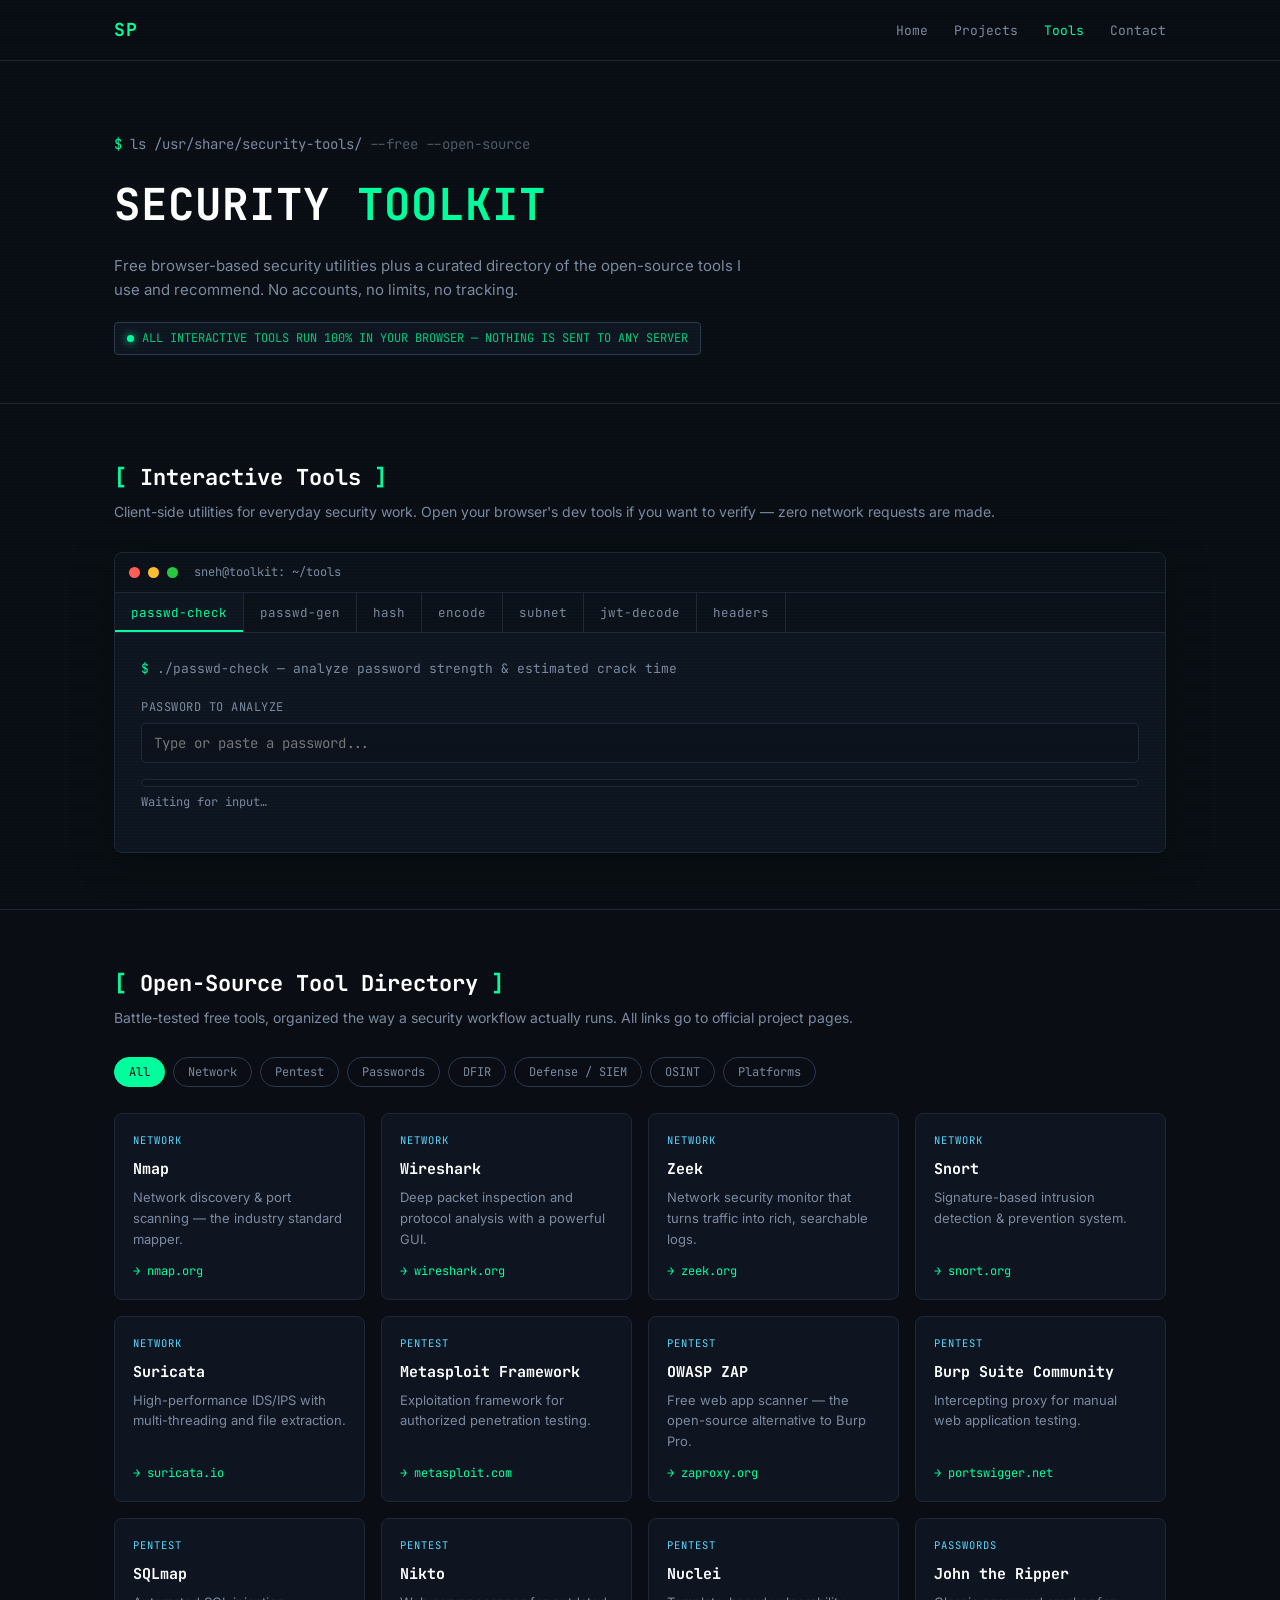
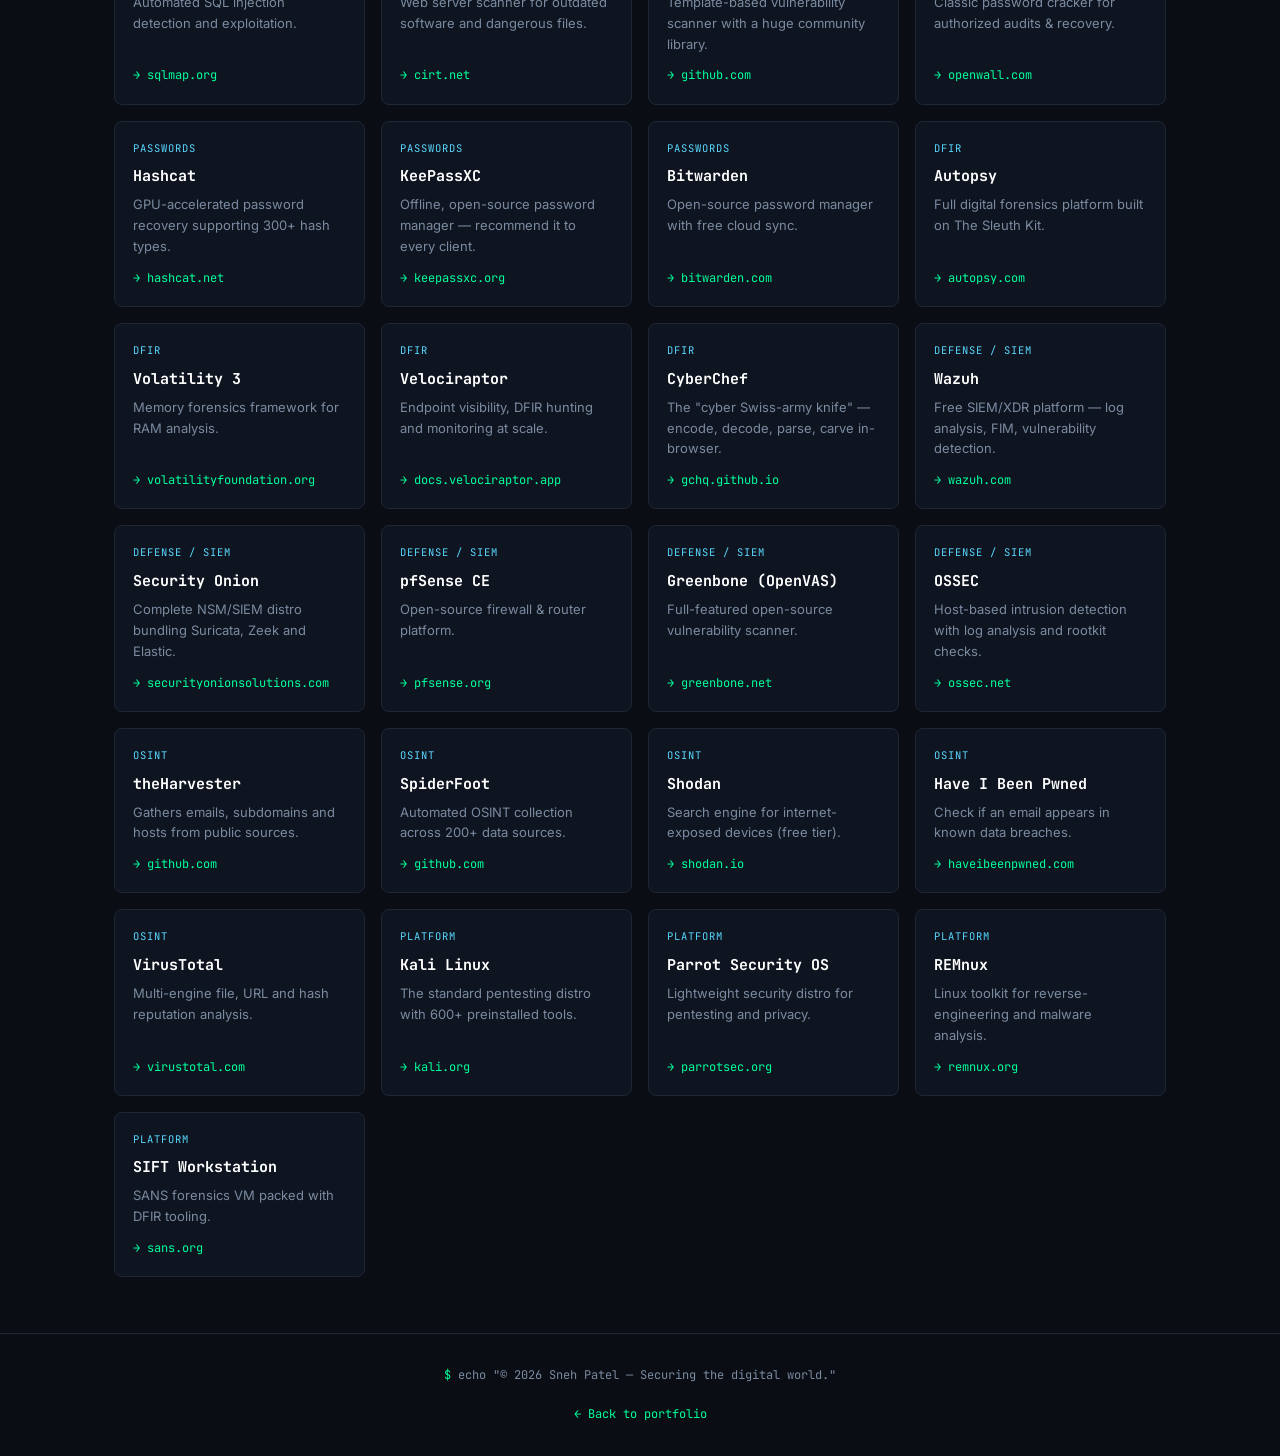
<file: tools.html>
<!DOCTYPE html>
<html lang="en">
<head>
<meta charset="UTF-8">
<meta name="viewport" content="width=device-width, initial-scale=1.0">
<meta name="description" content="Free open-source security tools by Sneh Patel — password analyzer, hash generator, subnet calculator, JWT decoder and more. All tools run locally in your browser.">
<title>Security Tools | Sneh Patel</title>
<link rel="preconnect" href="https://fonts.googleapis.com">
<link rel="preconnect" href="https://fonts.gstatic.com" crossorigin>
<link href="https://fonts.googleapis.com/css2?family=JetBrains+Mono:wght@400;500;700&family=Inter:wght@400;500;600&display=swap" rel="stylesheet">
<style>
:root{
  --bg:#0a0e14;
  --bg-panel:#0f1520;
  --bg-input:#0c111b;
  --border:#1d2735;
  --border-bright:#2a3a50;
  --green:#00ff9c;
  --green-dim:#00c97b;
  --amber:#ffb454;
  --red:#ff5566;
  --cyan:#59d7ff;
  --text:#c9d4e3;
  --text-dim:#7a8aa0;
  --mono:'JetBrains Mono',Consolas,Menlo,monospace;
  --sans:'Inter',system-ui,sans-serif;
}
*{margin:0;padding:0;box-sizing:border-box}
html{scroll-behavior:smooth}
@media (prefers-reduced-motion:reduce){html{scroll-behavior:auto}*{animation:none!important;transition:none!important}}
body{background:var(--bg);color:var(--text);font-family:var(--sans);font-size:15px;line-height:1.6;min-height:100vh}
body::before{content:"";position:fixed;inset:0;pointer-events:none;background:repeating-linear-gradient(0deg,rgba(0,255,156,.015) 0 1px,transparent 1px 3px);z-index:9999}
a{color:var(--green);text-decoration:none}
a:hover{text-decoration:underline}
code,.mono{font-family:var(--mono)}
::selection{background:var(--green);color:var(--bg)}
button{font-family:var(--mono)}
input,textarea,select{font-family:var(--mono);color:var(--text)}
:focus-visible{outline:2px solid var(--green);outline-offset:2px}

/* ---------- layout ---------- */
.wrap{max-width:1100px;margin:0 auto;padding:0 24px}
header.site{position:sticky;top:0;background:rgba(10,14,20,.92);backdrop-filter:blur(8px);border-bottom:1px solid var(--border);z-index:100}
header.site .wrap{display:flex;align-items:center;justify-content:space-between;height:60px}
.logo{font-family:var(--mono);font-weight:700;color:var(--green);font-size:18px;letter-spacing:1px}
nav a{font-family:var(--mono);font-size:13px;color:var(--text-dim);margin-left:22px}
nav a:hover,nav a.active{color:var(--green);text-decoration:none}

.hero{padding:72px 0 48px;border-bottom:1px solid var(--border)}
.prompt-line{font-family:var(--mono);color:var(--text-dim);font-size:14px;margin-bottom:14px}
.prompt-line .dollar{color:var(--green)}
h1{font-family:var(--mono);font-size:clamp(28px,5vw,44px);color:#fff;letter-spacing:1px}
h1 .accent{color:var(--green)}
.hero p.sub{max-width:640px;margin-top:14px;color:var(--text-dim)}
.local-badge{display:inline-flex;align-items:center;gap:8px;margin-top:20px;font-family:var(--mono);font-size:12px;color:var(--green-dim);border:1px solid var(--border-bright);padding:6px 12px;border-radius:4px;background:var(--bg-panel)}
.local-badge .dot{width:7px;height:7px;border-radius:50%;background:var(--green);box-shadow:0 0 8px var(--green)}

section{padding:56px 0}
h2.sec{font-family:var(--mono);font-size:22px;color:#fff;margin-bottom:6px}
h2.sec::before{content:"[ ";color:var(--green)}
h2.sec::after{content:" ]";color:var(--green)}
.sec-sub{color:var(--text-dim);font-size:14px;margin-bottom:28px}

/* ---------- terminal window ---------- */
.term{background:var(--bg-panel);border:1px solid var(--border);border-radius:8px;overflow:hidden;box-shadow:0 8px 40px rgba(0,0,0,.4)}
.term-bar{display:flex;align-items:center;gap:8px;padding:10px 14px;background:#0c1119;border-bottom:1px solid var(--border)}
.term-bar .dot{width:11px;height:11px;border-radius:50%}
.term-bar .d1{background:#ff5f57}.term-bar .d2{background:#febc2e}.term-bar .d3{background:#28c840}
.term-bar .title{margin-left:8px;font-family:var(--mono);font-size:12px;color:var(--text-dim)}

/* ---------- tool tabs ---------- */
.tool-tabs{display:flex;flex-wrap:wrap;gap:0;border-bottom:1px solid var(--border);background:#0c1119}
.tool-tabs button{background:none;border:none;border-right:1px solid var(--border);padding:11px 16px;font-size:12.5px;color:var(--text-dim);cursor:pointer;white-space:nowrap}
.tool-tabs button:hover{color:var(--text);background:rgba(0,255,156,.04)}
.tool-tabs button.active{color:var(--green);background:var(--bg-panel);box-shadow:inset 0 -2px 0 var(--green)}
.tool-pane{display:none;padding:26px}
.tool-pane.active{display:block}
.tool-pane .cmd{font-family:var(--mono);font-size:13px;color:var(--text-dim);margin-bottom:18px}
.tool-pane .cmd .dollar{color:var(--green)}

label.f{display:block;font-family:var(--mono);font-size:12px;color:var(--text-dim);margin:14px 0 6px;letter-spacing:.5px;text-transform:uppercase}
input[type=text],input[type=password],input[type=number],textarea,select{
  width:100%;background:var(--bg-input);border:1px solid var(--border);border-radius:5px;
  padding:10px 12px;font-size:14px;transition:border-color .15s}
input:focus,textarea:focus,select:focus{border-color:var(--green);outline:none}
textarea{resize:vertical;min-height:96px}
.btn{display:inline-block;background:transparent;border:1px solid var(--green);color:var(--green);
  padding:9px 20px;border-radius:5px;font-size:13px;cursor:pointer;margin-top:16px;transition:all .15s}
.btn:hover{background:var(--green);color:var(--bg)}
.btn.ghost{border-color:var(--border-bright);color:var(--text-dim)}
.btn.ghost:hover{border-color:var(--text-dim);background:transparent;color:var(--text)}
.row{display:flex;gap:16px;flex-wrap:wrap}
.row>div{flex:1;min-width:200px}
.out{margin-top:18px;background:var(--bg-input);border:1px solid var(--border);border-left:3px solid var(--green);
  border-radius:5px;padding:14px 16px;font-family:var(--mono);font-size:13px;white-space:pre-wrap;word-break:break-all;display:none}
.out.show{display:block}
.out.err{border-left-color:var(--red);color:var(--red)}
.checks{list-style:none;margin-top:14px;font-family:var(--mono);font-size:13px}
.checks li{padding:3px 0}
.checks .ok::before{content:"[✓] ";color:var(--green)}
.checks .bad::before{content:"[✗] ";color:var(--red)}
.meter{height:8px;background:var(--bg-input);border:1px solid var(--border);border-radius:4px;margin-top:16px;overflow:hidden}
.meter>div{height:100%;width:0;transition:width .3s,background .3s}
.meter-label{font-family:var(--mono);font-size:12px;margin-top:6px;color:var(--text-dim)}
.copy-wrap{position:relative}
.copy-btn{position:absolute;top:8px;right:8px;background:var(--bg-panel);border:1px solid var(--border-bright);
  color:var(--text-dim);font-size:11px;padding:4px 10px;border-radius:4px;cursor:pointer}
.copy-btn:hover{color:var(--green);border-color:var(--green)}
.opts{display:flex;gap:18px;flex-wrap:wrap;margin-top:10px;font-family:var(--mono);font-size:13px}
.opts label{display:flex;align-items:center;gap:7px;cursor:pointer;color:var(--text)}
.opts input[type=checkbox]{accent-color:var(--green);width:15px;height:15px}
table.kv{width:100%;border-collapse:collapse;margin-top:16px;font-family:var(--mono);font-size:13px}
table.kv td{padding:8px 12px;border-bottom:1px solid var(--border)}
table.kv td:first-child{color:var(--text-dim);width:200px}
table.kv td:last-child{color:var(--green)}
.grade{display:inline-block;font-family:var(--mono);font-weight:700;font-size:22px;border:2px solid;border-radius:6px;padding:4px 16px;margin-top:14px}

/* ---------- directory ---------- */
.dir-filters{display:flex;gap:8px;flex-wrap:wrap;margin-bottom:26px}
.dir-filters button{background:transparent;border:1px solid var(--border-bright);color:var(--text-dim);
  font-size:12px;padding:6px 14px;border-radius:20px;cursor:pointer}
.dir-filters button:hover{color:var(--text);border-color:var(--text-dim)}
.dir-filters button.active{color:var(--bg);background:var(--green);border-color:var(--green)}
.dir-grid{display:grid;grid-template-columns:repeat(auto-fill,minmax(250px,1fr));gap:16px}
.card{background:var(--bg-panel);border:1px solid var(--border);border-radius:8px;padding:18px;
  transition:border-color .15s,transform .15s;display:flex;flex-direction:column}
.card:hover{border-color:var(--green-dim);transform:translateY(-2px)}
.card .cat{font-family:var(--mono);font-size:10.5px;letter-spacing:1px;text-transform:uppercase;color:var(--cyan);margin-bottom:8px}
.card h3{font-family:var(--mono);font-size:15px;color:#fff;margin-bottom:6px}
.card p{font-size:13px;color:var(--text-dim);flex:1}
.card a{font-family:var(--mono);font-size:12px;margin-top:12px;display:inline-block}
.card a::before{content:"→ ";color:var(--green)}

footer{border-top:1px solid var(--border);padding:32px 0;text-align:center;font-family:var(--mono);font-size:12px;color:var(--text-dim)}
footer .g{color:var(--green)}
@media(max-width:640px){
  nav a{margin-left:14px;font-size:12px}
  .tool-pane{padding:18px}
  table.kv td:first-child{width:130px}
}
</style>
</head>
<body>

<header class="site">
  <div class="wrap">
    <a class="logo" href="index.html">SP</a>
    <nav>
      <a href="index.html">Home</a>
      <a href="index.html#projects">Projects</a>
      <a href="tools.html" class="active">Tools</a>
      <a href="index.html#contact">Contact</a>
    </nav>
  </div>
</header>

<div class="hero">
  <div class="wrap">
    <div class="prompt-line"><span class="dollar">$</span> ls /usr/share/security-tools/ <span style="opacity:.6">--free --open-source</span></div>
    <h1>SECURITY <span class="accent">TOOLKIT</span></h1>
    <p class="sub">Free browser-based security utilities plus a curated directory of the open-source tools I use and recommend. No accounts, no limits, no tracking.</p>
    <div class="local-badge"><span class="dot"></span> ALL INTERACTIVE TOOLS RUN 100% IN YOUR BROWSER — NOTHING IS SENT TO ANY SERVER</div>
  </div>
</div>

<!-- ============ INTERACTIVE TOOLS ============ -->
<section id="interactive">
  <div class="wrap">
    <h2 class="sec">Interactive Tools</h2>
    <p class="sec-sub">Client-side utilities for everyday security work. Open your browser's dev tools if you want to verify — zero network requests are made.</p>

    <div class="term">
      <div class="term-bar">
        <span class="dot d1"></span><span class="dot d2"></span><span class="dot d3"></span>
        <span class="title">sneh@toolkit: ~/tools</span>
      </div>
      <div class="tool-tabs" role="tablist">
        <button class="active" data-pane="p-pass" role="tab">passwd-check</button>
        <button data-pane="p-gen" role="tab">passwd-gen</button>
        <button data-pane="p-hash" role="tab">hash</button>
        <button data-pane="p-enc" role="tab">encode</button>
        <button data-pane="p-subnet" role="tab">subnet</button>
        <button data-pane="p-jwt" role="tab">jwt-decode</button>
        <button data-pane="p-headers" role="tab">headers</button>
      </div>

      <!-- Password strength -->
      <div class="tool-pane active" id="p-pass">
        <div class="cmd"><span class="dollar">$</span> ./passwd-check — analyze password strength &amp; estimated crack time</div>
        <label class="f" for="pw-in">Password to analyze</label>
        <input type="text" id="pw-in" placeholder="Type or paste a password..." autocomplete="off" spellcheck="false">
        <div class="meter"><div id="pw-bar"></div></div>
        <div class="meter-label" id="pw-verdict">Waiting for input…</div>
        <ul class="checks" id="pw-checks"></ul>
        <div class="out" id="pw-out"></div>
      </div>

      <!-- Password generator -->
      <div class="tool-pane" id="p-gen">
        <div class="cmd"><span class="dollar">$</span> ./passwd-gen — cryptographically secure password generator</div>
        <div class="row">
          <div>
            <label class="f" for="gen-len">Length: <span id="gen-len-val">20</span></label>
            <input type="range" id="gen-len" min="8" max="64" value="20" style="width:100%;accent-color:var(--green)">
          </div>
        </div>
        <div class="opts">
          <label><input type="checkbox" id="gen-lower" checked> a-z</label>
          <label><input type="checkbox" id="gen-upper" checked> A-Z</label>
          <label><input type="checkbox" id="gen-digit" checked> 0-9</label>
          <label><input type="checkbox" id="gen-sym" checked> !@#$%</label>
          <label><input type="checkbox" id="gen-amb"> exclude ambiguous (O0Il1)</label>
        </div>
        <button class="btn" id="gen-btn">Generate</button>
        <div class="copy-wrap"><div class="out" id="gen-out"></div><button class="copy-btn" id="gen-copy" style="display:none">copy</button></div>
      </div>

      <!-- Hash generator -->
      <div class="tool-pane" id="p-hash">
        <div class="cmd"><span class="dollar">$</span> ./hash — generate SHA digests (Web Crypto API)</div>
        <label class="f" for="hash-in">Input text</label>
        <textarea id="hash-in" placeholder="Text to hash..."></textarea>
        <button class="btn" id="hash-btn">Compute hashes</button>
        <div class="out" id="hash-out"></div>
      </div>

      <!-- Encoder / decoder -->
      <div class="tool-pane" id="p-enc">
        <div class="cmd"><span class="dollar">$</span> ./encode — Base64 / Hex / URL encoding &amp; decoding</div>
        <div class="row">
          <div>
            <label class="f" for="enc-mode">Format</label>
            <select id="enc-mode">
              <option value="b64">Base64</option>
              <option value="hex">Hex</option>
              <option value="url">URL</option>
            </select>
          </div>
        </div>
        <label class="f" for="enc-in">Input</label>
        <textarea id="enc-in" placeholder="Text to encode or decode..."></textarea>
        <button class="btn" id="enc-btn">Encode</button>
        <button class="btn ghost" id="dec-btn">Decode</button>
        <div class="copy-wrap"><div class="out" id="enc-out"></div></div>
      </div>

      <!-- Subnet calculator -->
      <div class="tool-pane" id="p-subnet">
        <div class="cmd"><span class="dollar">$</span> ./subnet — IPv4 CIDR calculator</div>
        <label class="f" for="sub-in">IP address / prefix (CIDR)</label>
        <input type="text" id="sub-in" placeholder="192.168.1.50/24" spellcheck="false">
        <button class="btn" id="sub-btn">Calculate</button>
        <div id="sub-out"></div>
      </div>

      <!-- JWT decoder -->
      <div class="tool-pane" id="p-jwt">
        <div class="cmd"><span class="dollar">$</span> ./jwt-decode — inspect JWT header &amp; payload (no signature verification)</div>
        <label class="f" for="jwt-in">JWT token</label>
        <textarea id="jwt-in" placeholder="eyJhbGciOi..." spellcheck="false"></textarea>
        <button class="btn" id="jwt-btn">Decode</button>
        <div class="out" id="jwt-out"></div>
      </div>

      <!-- Header analyzer -->
      <div class="tool-pane" id="p-headers">
        <div class="cmd"><span class="dollar">$</span> ./headers — grade HTTP security headers (paste from <code>curl -I yoursite.com</code> or DevTools → Network)</div>
        <label class="f" for="hdr-in">Raw response headers</label>
        <textarea id="hdr-in" style="min-height:140px" placeholder="HTTP/2 200
content-type: text/html
strict-transport-security: max-age=31536000
x-frame-options: DENY
..."></textarea>
        <button class="btn" id="hdr-btn">Analyze</button>
        <div id="hdr-out"></div>
      </div>
    </div>
  </div>
</section>

<!-- ============ DIRECTORY ============ -->
<section id="directory" style="border-top:1px solid var(--border)">
  <div class="wrap">
    <h2 class="sec">Open-Source Tool Directory</h2>
    <p class="sec-sub">Battle-tested free tools, organized the way a security workflow actually runs. All links go to official project pages.</p>
    <div class="dir-filters" id="dir-filters">
      <button class="active" data-cat="all">All</button>
      <button data-cat="network">Network</button>
      <button data-cat="pentest">Pentest</button>
      <button data-cat="passwords">Passwords</button>
      <button data-cat="dfir">DFIR</button>
      <button data-cat="defense">Defense / SIEM</button>
      <button data-cat="osint">OSINT</button>
      <button data-cat="platform">Platforms</button>
    </div>
    <div class="dir-grid" id="dir-grid"></div>
  </div>
</section>

<footer>
  <div class="wrap">
    <span class="g">$</span> echo "© 2026 Sneh Patel — Securing the digital world." <br><br>
    <a href="index.html">← Back to portfolio</a>
  </div>
</footer>

<script>
/* =============== tabs =============== */
document.querySelectorAll('.tool-tabs button').forEach(b=>{
  b.addEventListener('click',()=>{
    document.querySelectorAll('.tool-tabs button').forEach(x=>x.classList.remove('active'));
    document.querySelectorAll('.tool-pane').forEach(x=>x.classList.remove('active'));
    b.classList.add('active');
    document.getElementById(b.dataset.pane).classList.add('active');
  });
});

/* =============== helpers =============== */
const $=id=>document.getElementById(id);
function showOut(el,txt,isErr=false){el.textContent=txt;el.classList.add('show');el.classList.toggle('err',!!isErr);}

/* =============== 1. password strength =============== */
const COMMON=['password','123456','12345678','qwerty','abc123','letmein','admin','welcome','iloveyou','monkey','dragon','football','baseball','sunshine','princess','master','shadow','superman','password1','p@ssw0rd'];
$('pw-in').addEventListener('input',()=>{
  const pw=$('pw-in').value;
  const bar=$('pw-bar'),verdict=$('pw-verdict'),list=$('pw-checks'),out=$('pw-out');
  if(!pw){bar.style.width='0';verdict.textContent='Waiting for input…';list.innerHTML='';out.classList.remove('show');return;}
  let charset=0;
  if(/[a-z]/.test(pw))charset+=26;
  if(/[A-Z]/.test(pw))charset+=26;
  if(/[0-9]/.test(pw))charset+=10;
  if(/[^a-zA-Z0-9]/.test(pw))charset+=33;
  const entropy=pw.length*Math.log2(charset||1);
  const isCommon=COMMON.includes(pw.toLowerCase());
  const checks=[
    [pw.length>=12,'At least 12 characters ('+pw.length+')'],
    [/[a-z]/.test(pw)&&/[A-Z]/.test(pw),'Mixed upper & lower case'],
    [/[0-9]/.test(pw),'Contains numbers'],
    [/[^a-zA-Z0-9]/.test(pw),'Contains symbols'],
    [!/(.)\1{2,}/.test(pw),'No repeated characters (aaa)'],
    [!/(?:012|123|234|345|456|567|678|789|abc|qwe|asd)/i.test(pw),'No obvious sequences'],
    [!isCommon,'Not in common-password list']
  ];
  list.innerHTML=checks.map(([ok,t])=>`<li class="${ok?'ok':'bad'}">${t}</li>`).join('');
  let score=isCommon?0:Math.min(100,Math.round(entropy/1.28));
  const levels=[[25,'var(--red)','WEAK — crackable in seconds'],[50,'var(--amber)','FAIR — vulnerable to offline attacks'],[75,'#c8e64c','GOOD — reasonable for most accounts'],[101,'var(--green)','STRONG — resistant to brute force']];
  const [_,color,label]=levels.find(l=>score<l[0]);
  bar.style.width=score+'%';bar.style.background=color;
  verdict.textContent='['+score+'/100] '+label;
  // crack time @ 1e10 guesses/sec (offline GPU rig)
  const guesses=Math.pow(2,entropy)/2;
  const secs=guesses/1e10;
  let t;
  if(isCommon)t='instant (dictionary hit)';
  else if(secs<1)t='< 1 second';
  else if(secs<3600)t=Math.round(secs/60)+' minutes';
  else if(secs<86400)t=Math.round(secs/3600)+' hours';
  else if(secs<31536000)t=Math.round(secs/86400)+' days';
  else if(secs<31536000*1e6)t=Math.round(secs/31536000).toLocaleString()+' years';
  else t=(secs/31536000).toExponential(1)+' years';
  showOut(out,`entropy      : ${entropy.toFixed(1)} bits\ncharset size : ${charset}\ncrack time   : ~${t}  (offline, 10 billion guesses/sec)\n\n[i] Analysis is local-only. This password never left your browser.`);
});

/* =============== 2. password generator =============== */
$('gen-len').addEventListener('input',()=>$('gen-len-val').textContent=$('gen-len').value);
$('gen-btn').addEventListener('click',()=>{
  let pool='';
  const AMB='O0Il1';
  if($('gen-lower').checked)pool+='abcdefghijklmnopqrstuvwxyz';
  if($('gen-upper').checked)pool+='ABCDEFGHIJKLMNOPQRSTUVWXYZ';
  if($('gen-digit').checked)pool+='0123456789';
  if($('gen-sym').checked)pool+='!@#$%^&*()-_=+[]{};:,.<>?';
  if($('gen-amb').checked)pool=[...pool].filter(c=>!AMB.includes(c)).join('');
  if(!pool){showOut($('gen-out'),'error: select at least one character set',true);return;}
  const len=+$('gen-len').value;
  const rnd=new Uint32Array(len);crypto.getRandomValues(rnd);
  const pw=[...rnd].map(n=>pool[n%pool.length]).join('');
  showOut($('gen-out'),pw);
  $('gen-copy').style.display='block';
});
$('gen-copy').addEventListener('click',async()=>{
  await navigator.clipboard.writeText($('gen-out').textContent);
  $('gen-copy').textContent='copied ✓';setTimeout(()=>$('gen-copy').textContent='copy',1500);
});

/* =============== 3. hash generator =============== */
$('hash-btn').addEventListener('click',async()=>{
  const txt=$('hash-in').value;
  if(!txt){showOut($('hash-out'),'error: input is empty',true);return;}
  const data=new TextEncoder().encode(txt);
  const algos=['SHA-1','SHA-256','SHA-384','SHA-512'];
  const lines=[];
  for(const a of algos){
    const buf=await crypto.subtle.digest(a,data);
    const hex=[...new Uint8Array(buf)].map(b=>b.toString(16).padStart(2,'0')).join('');
    lines.push(a.padEnd(9)+': '+hex);
  }
  lines.push('\n[i] MD5 is omitted intentionally — it is cryptographically broken.');
  showOut($('hash-out'),lines.join('\n'));
});

/* =============== 4. encoder / decoder =============== */
function b64enc(s){return btoa(String.fromCharCode(...new TextEncoder().encode(s)));}
function b64dec(s){return new TextDecoder().decode(Uint8Array.from(atob(s.trim()),c=>c.charCodeAt(0)));}
function hexenc(s){return [...new TextEncoder().encode(s)].map(b=>b.toString(16).padStart(2,'0')).join('');}
function hexdec(s){s=s.replace(/\s+/g,'');if(s.length%2||/[^0-9a-f]/i.test(s))throw new Error('invalid hex');
  return new TextDecoder().decode(new Uint8Array(s.match(/../g).map(h=>parseInt(h,16))));}
function runEnc(decode){
  const mode=$('enc-mode').value,inp=$('enc-in').value,out=$('enc-out');
  if(!inp){showOut(out,'error: input is empty',true);return;}
  try{
    let r;
    if(mode==='b64')r=decode?b64dec(inp):b64enc(inp);
    else if(mode==='hex')r=decode?hexdec(inp):hexenc(inp);
    else r=decode?decodeURIComponent(inp):encodeURIComponent(inp);
    showOut(out,r);
  }catch(e){showOut(out,'error: could not '+(decode?'decode':'encode')+' — '+e.message,true);}
}
$('enc-btn').addEventListener('click',()=>runEnc(false));
$('dec-btn').addEventListener('click',()=>runEnc(true));

/* =============== 5. subnet calculator =============== */
$('sub-btn').addEventListener('click',()=>{
  const v=$('sub-in').value.trim(),box=$('sub-out');
  const m=v.match(/^(\d{1,3})\.(\d{1,3})\.(\d{1,3})\.(\d{1,3})\/(\d{1,2})$/);
  const err=t=>box.innerHTML=`<div class="out show err">error: ${t}</div>`;
  if(!m)return err('expected format like 192.168.1.50/24');
  const oct=m.slice(1,5).map(Number),cidr=+m[5];
  if(oct.some(o=>o>255))return err('octet out of range (0-255)');
  if(cidr>32)return err('prefix must be 0-32');
  const ip=(oct[0]<<24|oct[1]<<16|oct[2]<<8|oct[3])>>>0;
  const mask=cidr===0?0:(0xFFFFFFFF<<(32-cidr))>>>0;
  const net=(ip&mask)>>>0, bcast=(net|~mask)>>>0;
  const fmt=n=>[n>>>24,n>>>16&255,n>>>8&255,n&255].join('.');
  const hosts=cidr>=31?(cidr===31?2:1):Math.pow(2,32-cidr)-2;
  const first=cidr>=31?net:net+1, last=cidr>=31?bcast:bcast-1;
  const cls=oct[0]<128?'A':oct[0]<192?'B':oct[0]<224?'C':oct[0]<240?'D (multicast)':'E (reserved)';
  const priv=(oct[0]===10)||(oct[0]===172&&oct[1]>=16&&oct[1]<=31)||(oct[0]===192&&oct[1]===168);
  box.innerHTML=`<table class="kv">
    <tr><td>Network address</td><td>${fmt(net)}/${cidr}</td></tr>
    <tr><td>Subnet mask</td><td>${fmt(mask)}</td></tr>
    <tr><td>Wildcard mask</td><td>${fmt(~mask>>>0)}</td></tr>
    <tr><td>Broadcast</td><td>${fmt(bcast)}</td></tr>
    <tr><td>Host range</td><td>${fmt(first)} — ${fmt(last)}</td></tr>
    <tr><td>Usable hosts</td><td>${hosts.toLocaleString()}</td></tr>
    <tr><td>Address class</td><td>${cls}</td></tr>
    <tr><td>Scope</td><td>${priv?'Private (RFC 1918)':'Public'}</td></tr>
  </table>`;
});
$('sub-in').addEventListener('keydown',e=>{if(e.key==='Enter')$('sub-btn').click();});

/* =============== 6. JWT decoder =============== */
$('jwt-btn').addEventListener('click',()=>{
  const t=$('jwt-in').value.trim(),out=$('jwt-out');
  const parts=t.split('.');
  if(parts.length!==3){showOut(out,'error: a JWT has exactly 3 dot-separated parts (header.payload.signature)',true);return;}
  const b64u=s=>{s=s.replace(/-/g,'+').replace(/_/g,'/');while(s.length%4)s+='=';return b64dec(s);};
  try{
    const header=JSON.parse(b64u(parts[0])), payload=JSON.parse(b64u(parts[1]));
    let extra='';
    if(payload.exp){
      const d=new Date(payload.exp*1000);
      extra+='\n[i] exp = '+d.toUTCString()+(d<new Date()?'  ← TOKEN EXPIRED':'  (valid)');
    }
    if(payload.iat)extra+='\n[i] iat = '+new Date(payload.iat*1000).toUTCString();
    if(header.alg==='none')extra+='\n[!] alg:none — this token has NO signature protection';
    showOut(out,'// HEADER\n'+JSON.stringify(header,null,2)+'\n\n// PAYLOAD\n'+JSON.stringify(payload,null,2)+'\n'+extra+'\n\n[i] Signature is NOT verified — this tool only decodes. Decoded locally; token never left your browser.');
  }catch(e){showOut(out,'error: invalid Base64URL or JSON in token',true);}
});

/* =============== 7. security headers analyzer =============== */
$('hdr-btn').addEventListener('click',()=>{
  const raw=$('hdr-in').value,box=$('hdr-out');
  if(!raw.trim()){box.innerHTML='<div class="out show err">error: paste response headers first</div>';return;}
  const hdrs={};
  raw.split(/\r?\n/).forEach(l=>{const i=l.indexOf(':');if(i>0)hdrs[l.slice(0,i).trim().toLowerCase()]=l.slice(i+1).trim();});
  const tests=[
    ['strict-transport-security','HSTS — forces HTTPS',v=>/max-age=\d{6,}/.test(v)],
    ['content-security-policy','CSP — mitigates XSS & injection',v=>!!v],
    ['x-content-type-options','Prevents MIME sniffing',v=>/nosniff/i.test(v)],
    ['x-frame-options','Clickjacking protection',v=>/deny|sameorigin/i.test(v)],
    ['referrer-policy','Controls referrer leakage',v=>!!v],
    ['permissions-policy','Restricts browser features',v=>!!v]
  ];
  let pass=0,rows='';
  tests.forEach(([h,desc,fn])=>{
    const present=h in hdrs&&fn(hdrs[h]);
    if(present)pass++;
    rows+=`<li class="${present?'ok':'bad'}"><strong>${h}</strong> — ${desc}${present?'':' (missing or weak)'}</li>`;
  });
  let leaks='';
  ['server','x-powered-by','x-aspnet-version'].forEach(h=>{
    if(hdrs[h])leaks+=`<li class="bad"><strong>${h}: ${hdrs[h]}</strong> — version disclosure, consider removing</li>`;
  });
  const grades=[['F','var(--red)'],['E','var(--red)'],['D','var(--amber)'],['C','var(--amber)'],['B','#c8e64c'],['A','var(--green)'],['A+','var(--green)']];
  const [g,c]=grades[pass];
  box.innerHTML=`<div class="grade" style="color:${c};border-color:${c}">${g}</div>
    <div class="meter-label">${pass}/6 security headers configured correctly</div>
    <ul class="checks">${rows}${leaks}</ul>`;
});

/* =============== directory data =============== */
const TOOLS=[
 // network
 ['network','Nmap','Network discovery & port scanning — the industry standard mapper.','https://nmap.org'],
 ['network','Wireshark','Deep packet inspection and protocol analysis with a powerful GUI.','https://www.wireshark.org'],
 ['network','Zeek','Network security monitor that turns traffic into rich, searchable logs.','https://zeek.org'],
 ['network','Snort','Signature-based intrusion detection & prevention system.','https://www.snort.org'],
 ['network','Suricata','High-performance IDS/IPS with multi-threading and file extraction.','https://suricata.io'],
 // pentest
 ['pentest','Metasploit Framework','Exploitation framework for authorized penetration testing.','https://www.metasploit.com'],
 ['pentest','OWASP ZAP','Free web app scanner — the open-source alternative to Burp Pro.','https://www.zaproxy.org'],
 ['pentest','Burp Suite Community','Intercepting proxy for manual web application testing.','https://portswigger.net/burp/communitydownload'],
 ['pentest','SQLmap','Automated SQL injection detection and exploitation.','https://sqlmap.org'],
 ['pentest','Nikto','Web server scanner for outdated software and dangerous files.','https://cirt.net/Nikto2'],
 ['pentest','Nuclei','Template-based vulnerability scanner with a huge community library.','https://github.com/projectdiscovery/nuclei'],
 // passwords
 ['passwords','John the Ripper','Classic password cracker for authorized audits & recovery.','https://www.openwall.com/john/'],
 ['passwords','Hashcat','GPU-accelerated password recovery supporting 300+ hash types.','https://hashcat.net/hashcat/'],
 ['passwords','KeePassXC','Offline, open-source password manager — recommend it to every client.','https://keepassxc.org'],
 ['passwords','Bitwarden','Open-source password manager with free cloud sync.','https://bitwarden.com'],
 // dfir
 ['dfir','Autopsy','Full digital forensics platform built on The Sleuth Kit.','https://www.autopsy.com'],
 ['dfir','Volatility 3','Memory forensics framework for RAM analysis.','https://volatilityfoundation.org'],
 ['dfir','Velociraptor','Endpoint visibility, DFIR hunting and monitoring at scale.','https://docs.velociraptor.app'],
 ['dfir','CyberChef','The "cyber Swiss-army knife" — encode, decode, parse, carve in-browser.','https://gchq.github.io/CyberChef/'],
 // defense
 ['defense','Wazuh','Free SIEM/XDR platform — log analysis, FIM, vulnerability detection.','https://wazuh.com'],
 ['defense','Security Onion','Complete NSM/SIEM distro bundling Suricata, Zeek and Elastic.','https://securityonionsolutions.com'],
 ['defense','pfSense CE','Open-source firewall & router platform.','https://www.pfsense.org'],
 ['defense','Greenbone (OpenVAS)','Full-featured open-source vulnerability scanner.','https://www.greenbone.net/en/testnow/'],
 ['defense','OSSEC','Host-based intrusion detection with log analysis and rootkit checks.','https://www.ossec.net'],
 // osint
 ['osint','theHarvester','Gathers emails, subdomains and hosts from public sources.','https://github.com/laramies/theHarvester'],
 ['osint','SpiderFoot','Automated OSINT collection across 200+ data sources.','https://github.com/smicallef/spiderfoot'],
 ['osint','Shodan','Search engine for internet-exposed devices (free tier).','https://www.shodan.io'],
 ['osint','Have I Been Pwned','Check if an email appears in known data breaches.','https://haveibeenpwned.com'],
 ['osint','VirusTotal','Multi-engine file, URL and hash reputation analysis.','https://www.virustotal.com'],
 // platforms
 ['platform','Kali Linux','The standard pentesting distro with 600+ preinstalled tools.','https://www.kali.org'],
 ['platform','Parrot Security OS','Lightweight security distro for pentesting and privacy.','https://parrotsec.org'],
 ['platform','REMnux','Linux toolkit for reverse-engineering and malware analysis.','https://remnux.org'],
 ['platform','SIFT Workstation','SANS forensics VM packed with DFIR tooling.','https://www.sans.org/tools/sift-workstation/']
];
const CATS={network:'Network',pentest:'Pentest',passwords:'Passwords',dfir:'DFIR',defense:'Defense / SIEM',osint:'OSINT',platform:'Platform'};
function renderDir(cat){
  $('dir-grid').innerHTML=TOOLS.filter(t=>cat==='all'||t[0]===cat).map(([c,n,d,u])=>`
    <div class="card"><div class="cat">${CATS[c]}</div><h3>${n}</h3><p>${d}</p>
    <a href="${u}" target="_blank" rel="noopener noreferrer">${new URL(u).hostname.replace('www.','')}</a></div>`).join('');
}
renderDir('all');
document.querySelectorAll('#dir-filters button').forEach(b=>{
  b.addEventListener('click',()=>{
    document.querySelectorAll('#dir-filters button').forEach(x=>x.classList.remove('active'));
    b.classList.add('active');renderDir(b.dataset.cat);
  });
});
</script>
</body>
</html>
</file>
